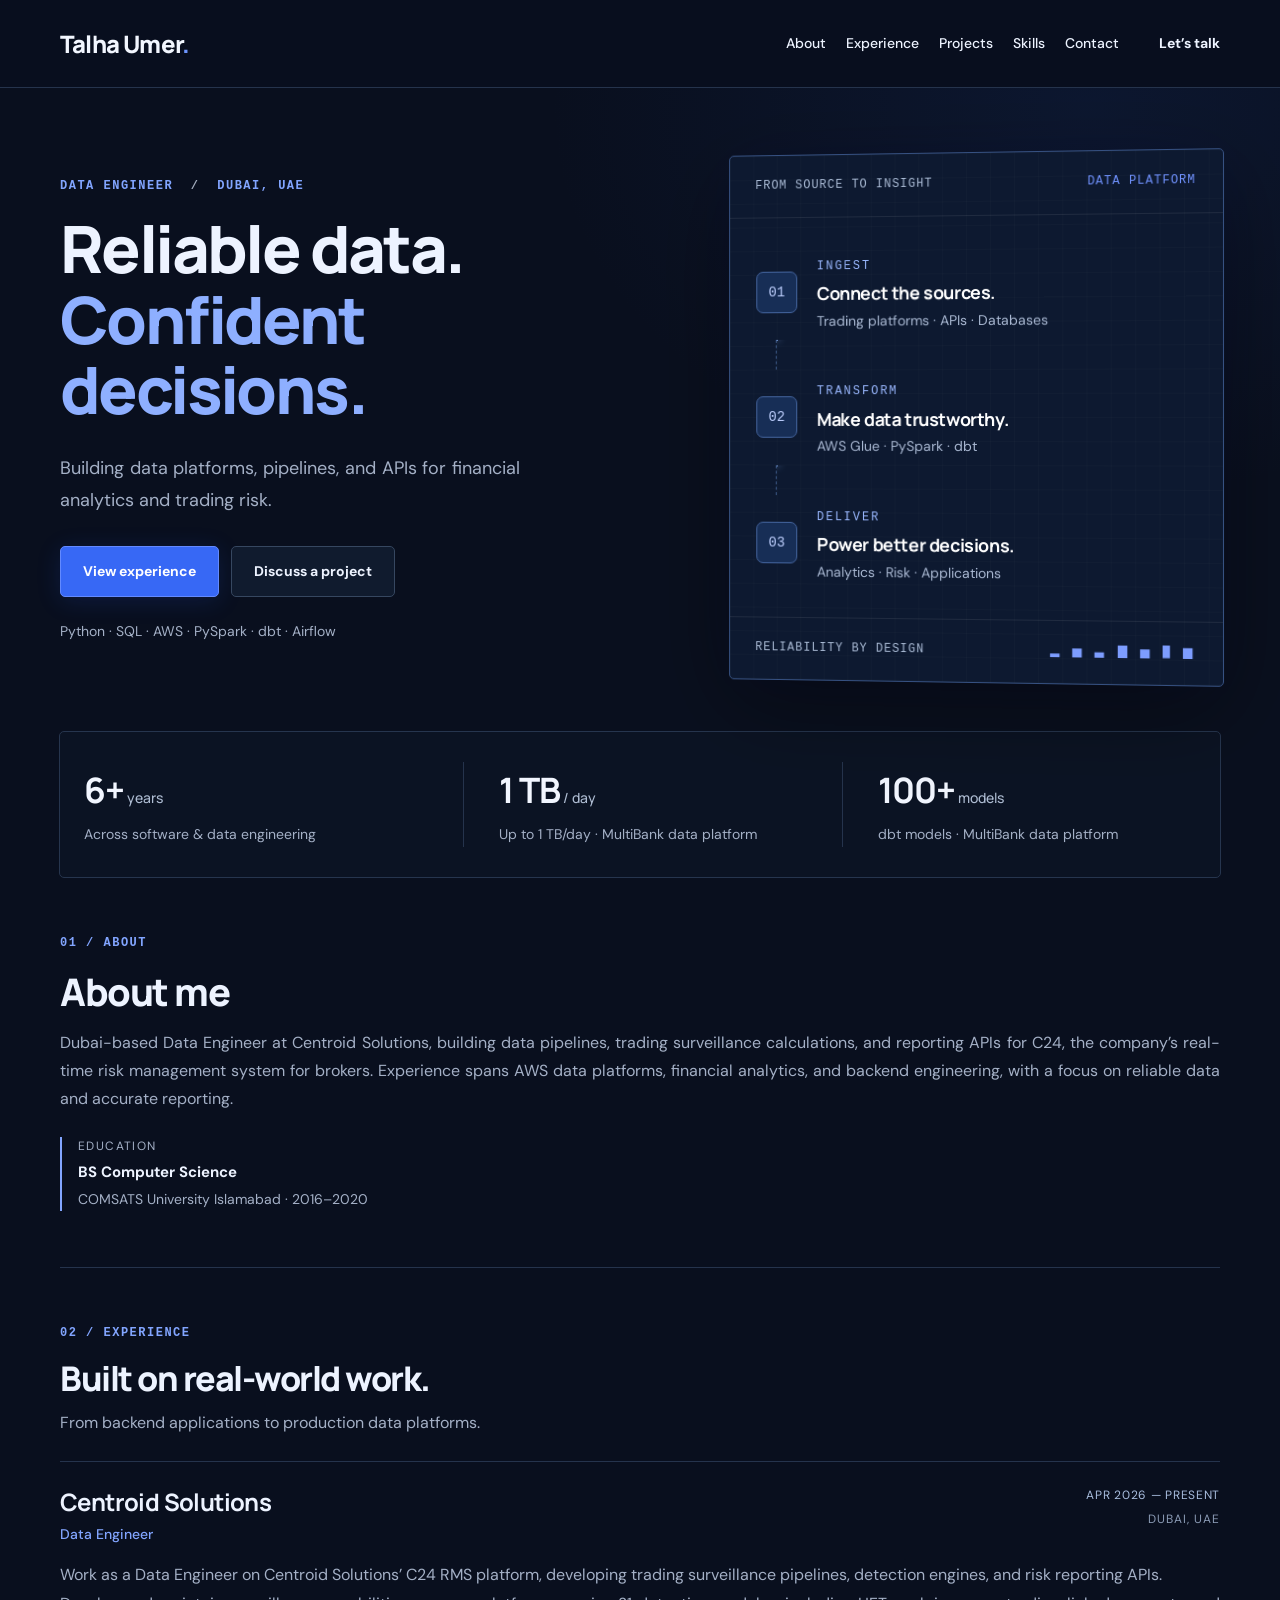
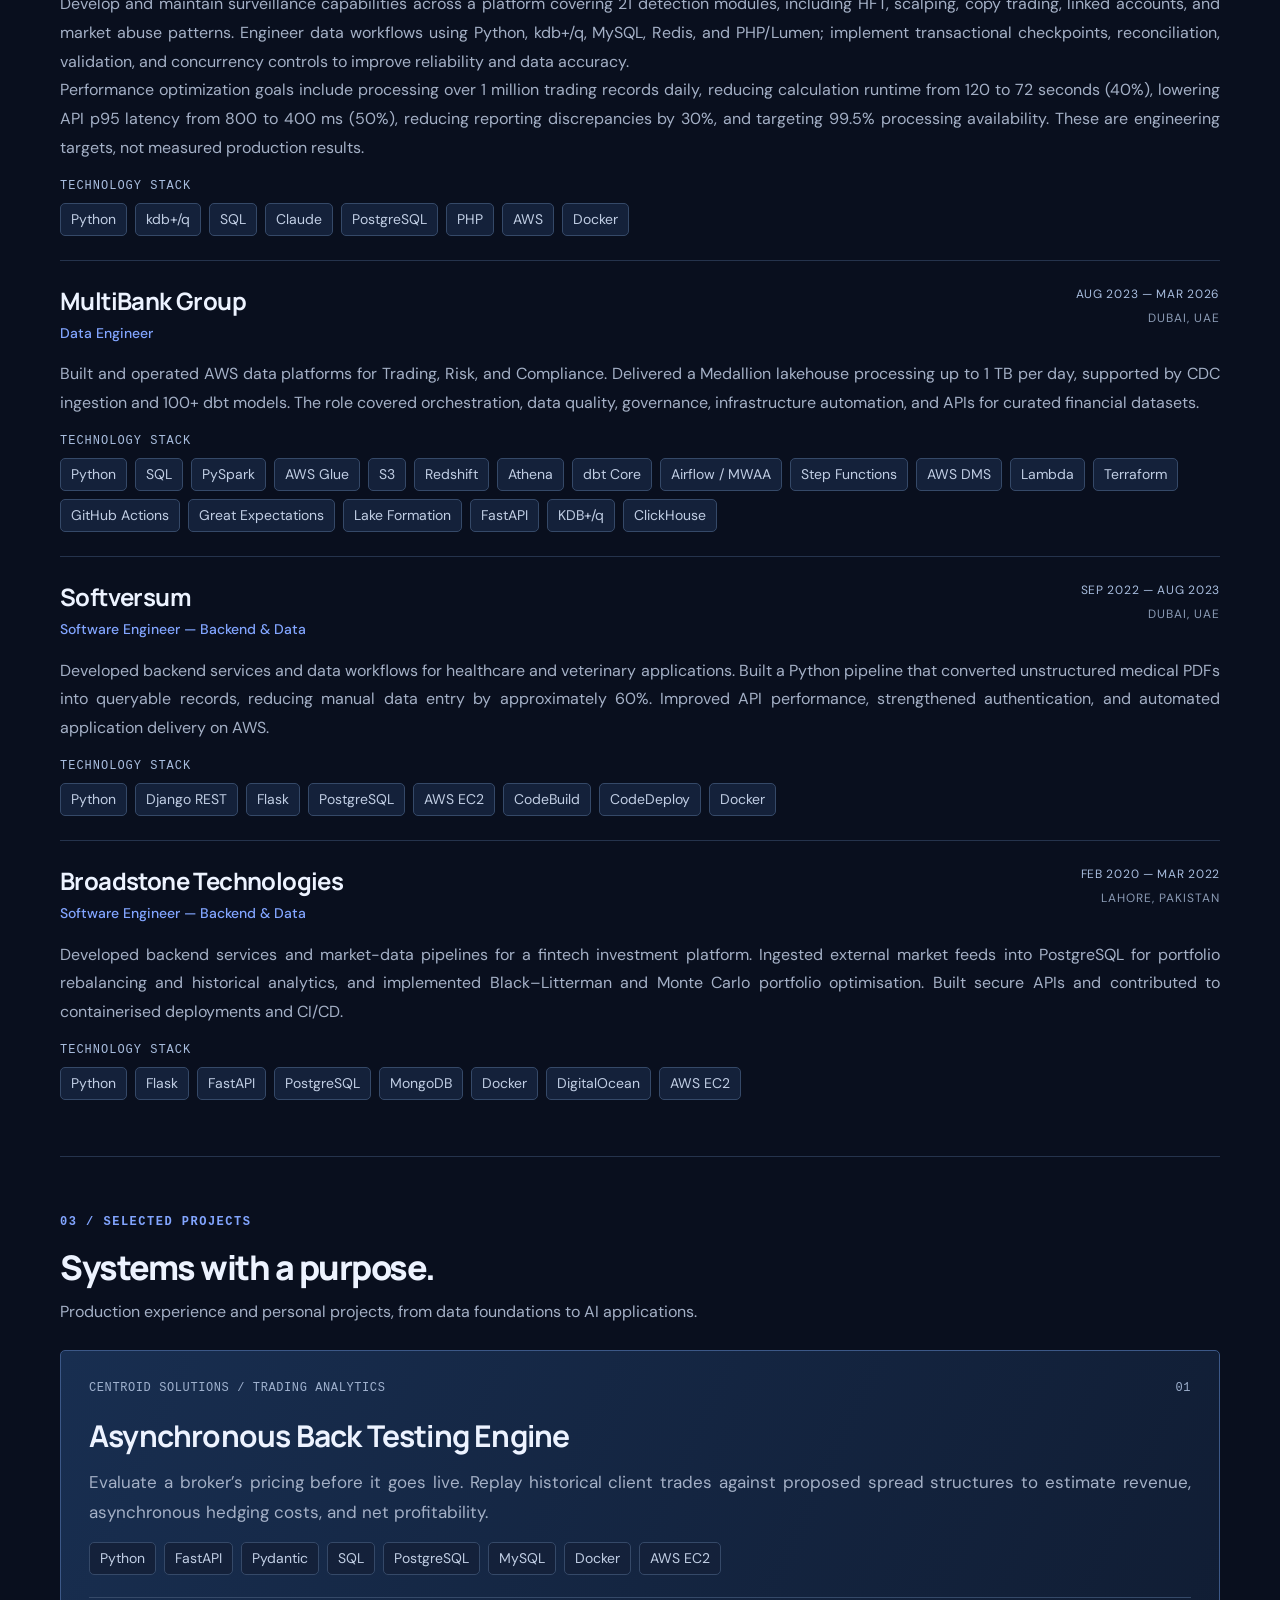
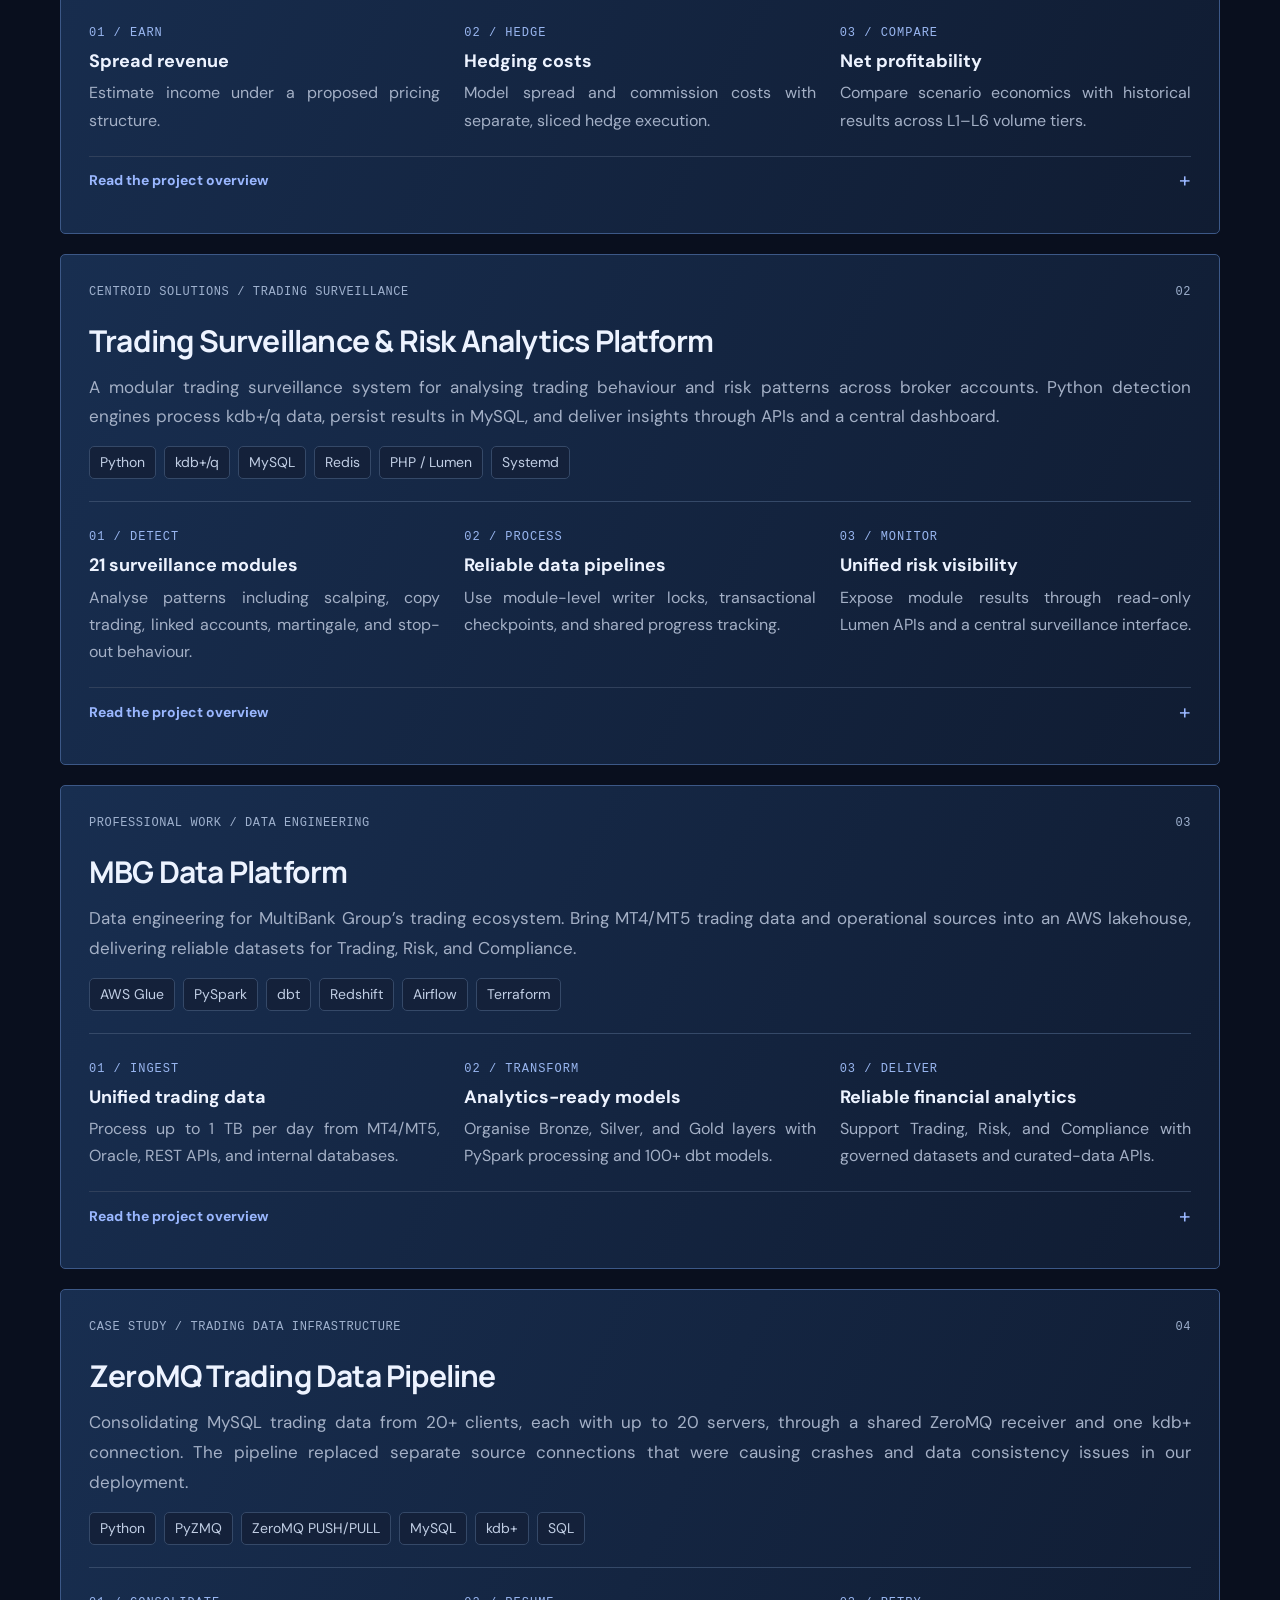
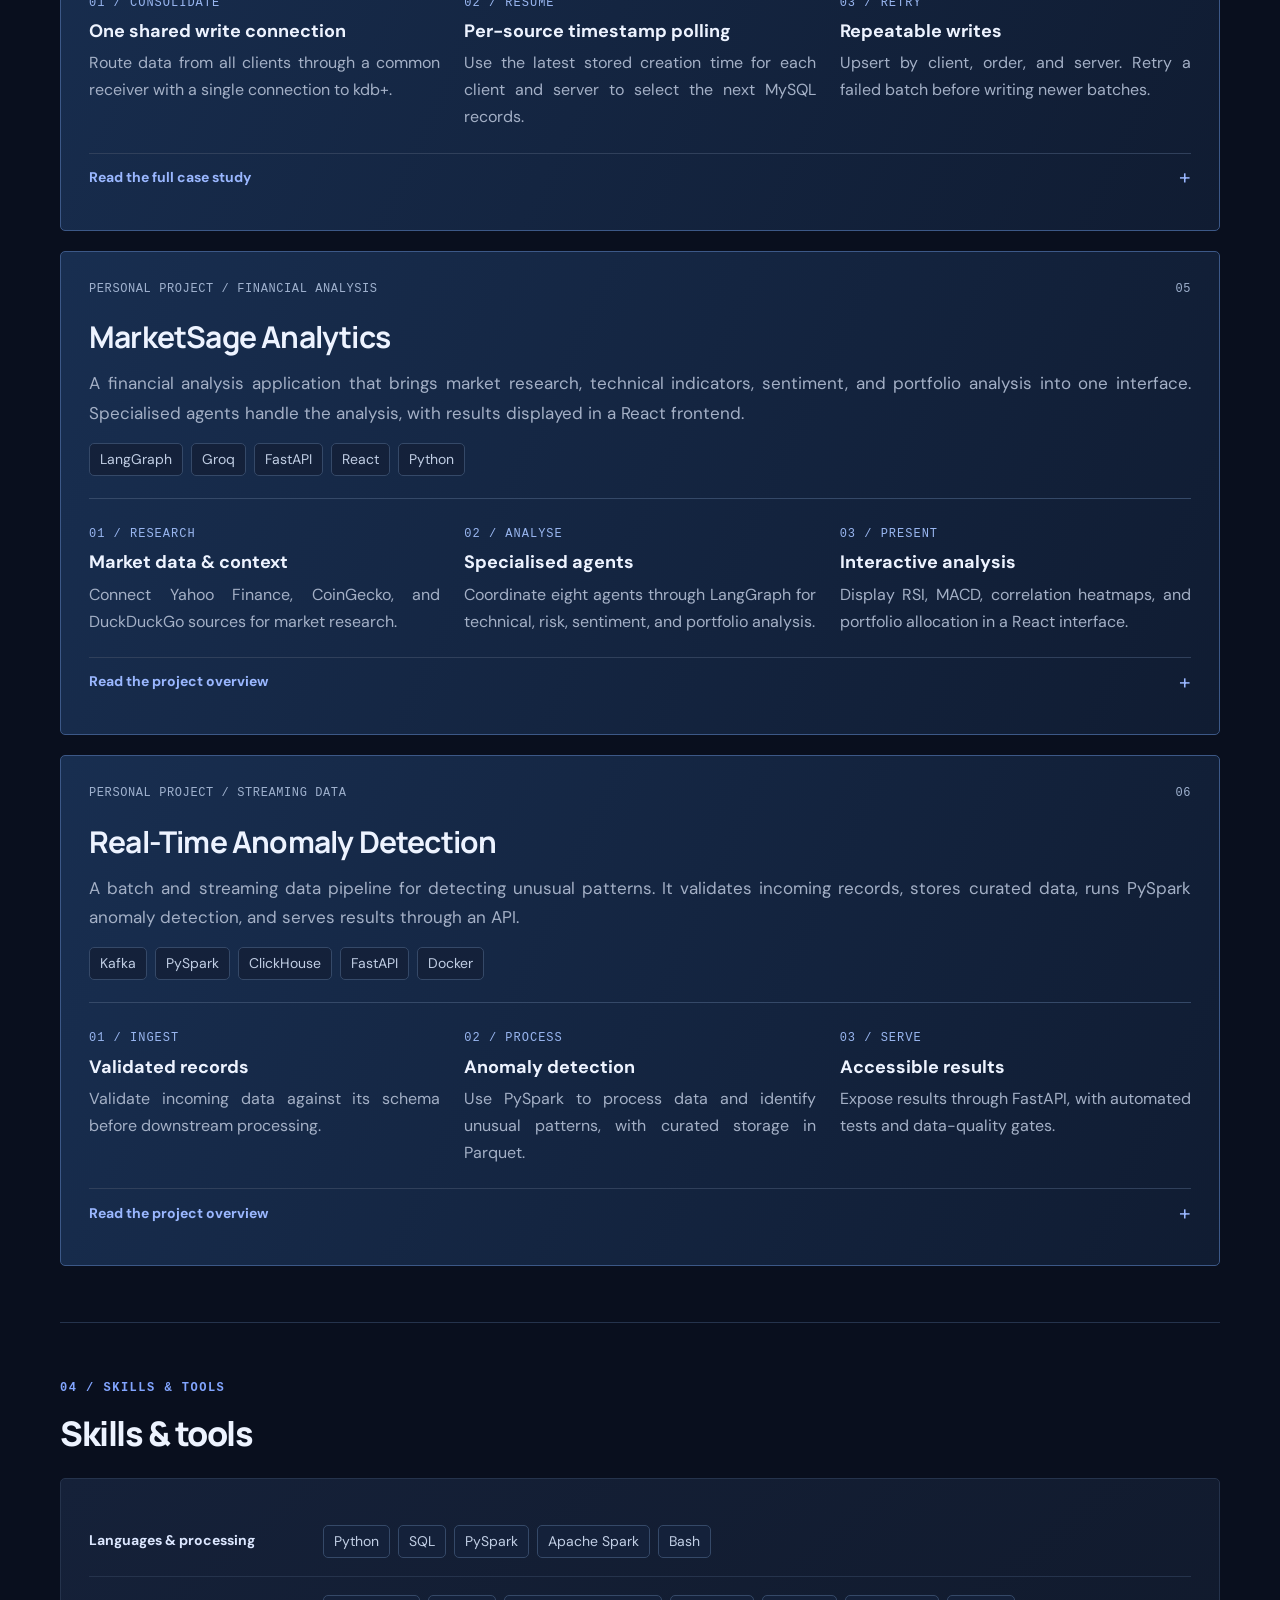
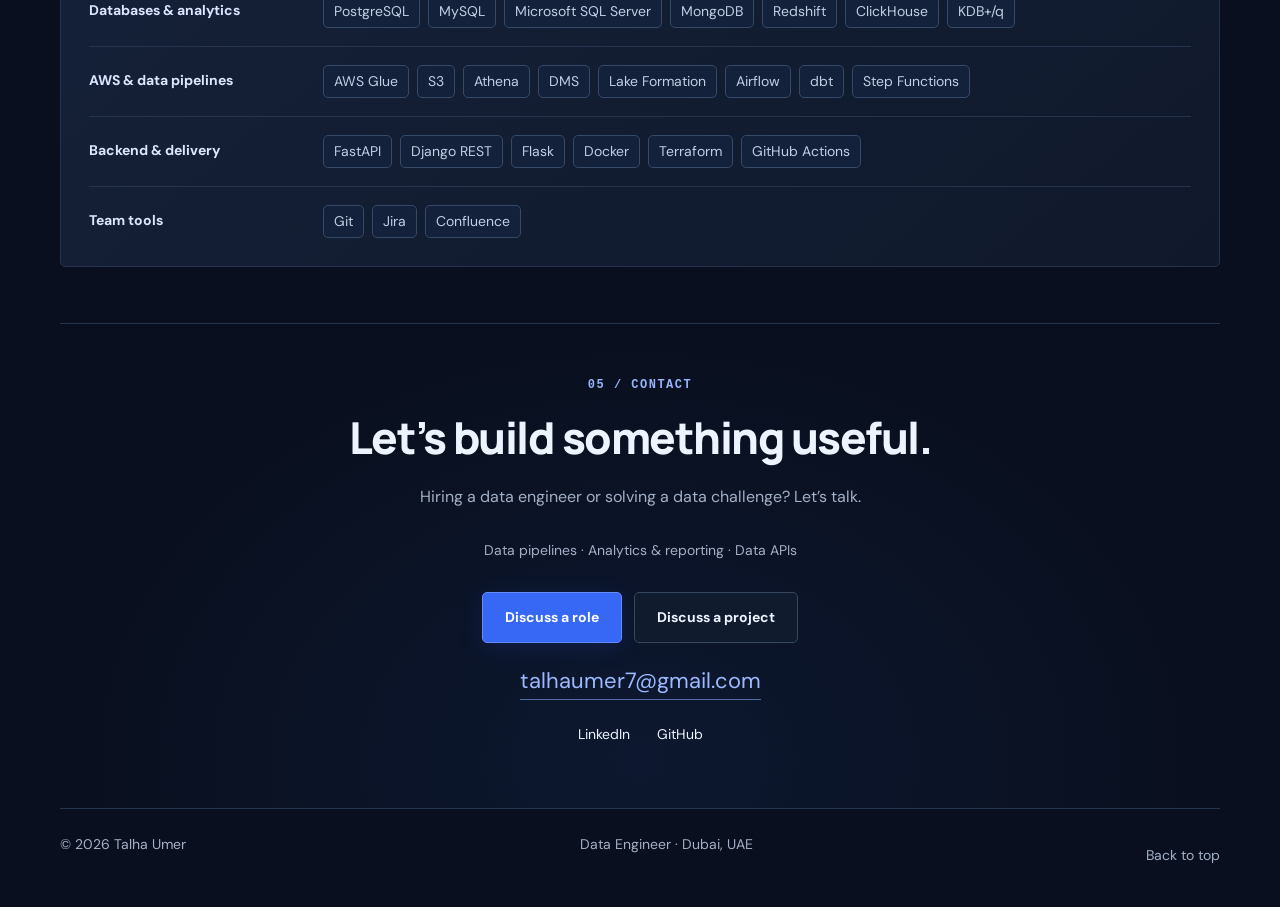
<file: index.html>
<!doctype html>
<html lang="en"><head><meta charset="utf-8"><meta name="color-scheme" content="dark"><meta name="theme-color" content="#090f1e"><meta name="viewport" content="width=device-width,initial-scale=1"><title>Talha Umer — Data Engineer</title><meta name="description" content="Talha Umer — Dubai-based Data Engineer specialising in AWS pipelines, SQL, Python, dbt, and trading data. Explore professional experience, selected projects, and freelance data engineering services."><link rel="icon" href="data:image/svg+xml,%3Csvg xmlns='http://www.w3.org/2000/svg' viewBox='0 0 40 40'%3E%3Crect width='40' height='40' rx='8' fill='%232853ed'/%3E%3Ctext x='20' y='27' text-anchor='middle' font-family='Arial' font-size='22' font-weight='bold' fill='white'%3ET%3C/text%3E%3C/svg%3E"><link rel="stylesheet" href="style.css?v=20261015-motion"></head>
<body><a class="skip" href="#main">Skip to content</a><header><a class="brand" href="#" aria-label="Talha Umer home">Talha Umer<span>.</span></a><nav aria-label="Main navigation"><a href="#about">About</a><a href="#experience">Experience</a><a href="#work">Projects</a><a href="#skills">Skills</a><a href="#contact">Contact</a></nav><a class="contact-nav" href="mailto:talhaumer7@gmail.com">Let’s talk</a></header>
<main id="main"><section class="hero"><div class="hero-copy"><p class="eyebrow">DATA ENGINEER <span>/</span> DUBAI, UAE</p><h1>Reliable data.<br><em>Confident decisions.</em></h1><p class="intro">Building data platforms, pipelines, and APIs for financial analytics and trading risk.</p><div class="actions"><a class="button primary" href="#experience">View experience</a><a class="button secondary" href="#services">Discuss a project</a></div><p class="small-note">Python · SQL · AWS · PySpark · dbt · Airflow</p></div><aside class="blueprint" aria-label="Data platform expertise"><div class="panel-top"><span>FROM SOURCE TO INSIGHT</span><span>DATA PLATFORM</span></div><div class="flow"><div class="flow-row"><span class="number">01</span><div><small>INGEST</small><h3>Connect the sources.</h3><p>Trading platforms · APIs · Databases</p></div></div><div class="connector"></div><div class="flow-row"><span class="number">02</span><div><small>TRANSFORM</small><h3>Make data trustworthy.</h3><p>AWS Glue · PySpark · dbt</p></div></div><div class="connector"></div><div class="flow-row"><span class="number">03</span><div><small>DELIVER</small><h3>Power better decisions.</h3><p>Analytics · Risk · Applications</p></div></div></div><div class="panel-bottom"><span>RELIABILITY BY DESIGN</span><span class="bars" aria-hidden="true">▂ ▅ ▃ ▇ ▅ █ ▆</span></div></aside></section>
<section class="metrics" aria-label="Career highlights"><div><strong>6+<span> years</span></strong><p>Across software & data engineering</p></div><div><strong>1 TB<span> / day</span></strong><p>Up to 1 TB/day · MultiBank data platform</p></div><div><strong>100+<span> models</span></strong><p>dbt models · MultiBank data platform</p></div></section>
<section id="about" class="section about"><div><p class="eyebrow">01 / ABOUT</p><h2>About me</h2><p>Dubai-based Data Engineer at Centroid Solutions, building data pipelines, trading surveillance calculations, and reporting APIs for C24, the company’s real-time risk management system for brokers. Experience spans AWS data platforms, financial analytics, and backend engineering, with a focus on reliable data and accurate reporting.</p><div class="education"><small>EDUCATION</small><strong>BS Computer Science</strong><span>COMSATS University Islamabad · 2016–2020</span></div></div></section>
<section id="experience" class="section experience"><div class="section-heading"><div><p class="eyebrow">02 / EXPERIENCE</p><h2>Built on real-world work.</h2></div><p>From backend applications to production data platforms.</p></div><div class="timeline"><article><div class="role-meta"><div class="role-top"><span><time datetime="2026-04-01">APR 2026</time> — PRESENT</span><span>DUBAI, UAE</span></div><h3>Centroid Solutions</h3><h4>Data Engineer</h4></div><div class="role-description"><p>Work as a Data Engineer on Centroid Solutions’ C24 RMS platform, developing trading surveillance pipelines, detection engines, and risk reporting APIs.</p><p>Develop and maintain surveillance capabilities across a platform covering 21 detection modules, including HFT, scalping, copy trading, linked accounts, and market abuse patterns. Engineer data workflows using Python, kdb+/q, MySQL, Redis, and PHP/Lumen; implement transactional checkpoints, reconciliation, validation, and concurrency controls to improve reliability and data accuracy.</p><p>Performance optimization goals include processing over 1 million trading records daily, reducing calculation runtime from 120 to 72 seconds (40%), lowering API p95 latency from 800 to 400 ms (50%), reducing reporting discrepancies by 30%, and targeting 99.5% processing availability. These are engineering targets, not measured production results.</p><div class="job-stack"><h5>TECHNOLOGY STACK</h5><div class="tags"><span>Python</span><span>kdb+/q</span><span>SQL</span><span>Claude</span><span>PostgreSQL</span><span>PHP</span><span>AWS</span><span>Docker</span></div></div></div></article><article><div class="role-meta"><div class="role-top"><span>AUG 2023 — <time datetime="2026-03-31">MAR 2026</time></span><span>DUBAI, UAE</span></div><h3>MultiBank Group</h3><h4>Data Engineer</h4></div><div class="role-description"><p>Built and operated AWS data platforms for Trading, Risk, and Compliance. Delivered a Medallion lakehouse processing up to 1 TB per day, supported by CDC ingestion and 100+ dbt models. The role covered orchestration, data quality, governance, infrastructure automation, and APIs for curated financial datasets.</p><div class="job-stack"><h5>TECHNOLOGY STACK</h5><div class="tags"><span>Python</span><span>SQL</span><span>PySpark</span><span>AWS Glue</span><span>S3</span><span>Redshift</span><span>Athena</span><span>dbt Core</span><span>Airflow / MWAA</span><span>Step Functions</span><span>AWS DMS</span><span>Lambda</span><span>Terraform</span><span>GitHub Actions</span><span>Great Expectations</span><span>Lake Formation</span><span>FastAPI</span><span>KDB+/q</span><span>ClickHouse</span></div></div></div></article><article><div class="role-meta"><div class="role-top"><span>SEP 2022 — AUG 2023</span><span>DUBAI, UAE</span></div><h3>Softversum</h3><h4>Software Engineer — Backend & Data</h4></div><div class="role-description"><p>Developed backend services and data workflows for healthcare and veterinary applications. Built a Python pipeline that converted unstructured medical PDFs into queryable records, reducing manual data entry by approximately 60%. Improved API performance, strengthened authentication, and automated application delivery on AWS.</p><div class="job-stack"><h5>TECHNOLOGY STACK</h5><div class="tags"><span>Python</span><span>Django REST</span><span>Flask</span><span>PostgreSQL</span><span>AWS EC2</span><span>CodeBuild</span><span>CodeDeploy</span><span>Docker</span></div></div></div></article><article><div class="role-meta"><div class="role-top"><span>FEB 2020 — MAR 2022</span><span>LAHORE, PAKISTAN</span></div><h3>Broadstone Technologies</h3><h4>Software Engineer — Backend & Data</h4></div><div class="role-description"><p>Developed backend services and market-data pipelines for a fintech investment platform. Ingested external market feeds into PostgreSQL for portfolio rebalancing and historical analytics, and implemented Black–Litterman and Monte Carlo portfolio optimisation. Built secure APIs and contributed to containerised deployments and CI/CD.</p><div class="job-stack"><h5>TECHNOLOGY STACK</h5><div class="tags"><span>Python</span><span>Flask</span><span>FastAPI</span><span>PostgreSQL</span><span>MongoDB</span><span>Docker</span><span>DigitalOcean</span><span>AWS EC2</span></div></div></div></article></div></section>
<section id="work" class="section"><div class="section-heading"><div><p class="eyebrow">03 / SELECTED PROJECTS</p><h2>Systems with a purpose.</h2></div><p>Production experience and personal projects, from data foundations to AI applications.</p></div><div class="projects"><article class="project backtest"><div class="project-top"><span>CENTROID SOLUTIONS / TRADING ANALYTICS</span><span>01</span></div><div class="backtest-layout"><div><h3>Asynchronous Back Testing Engine</h3><p class="backtest-intro">Evaluate a broker’s pricing before it goes live. Replay historical client trades against proposed spread structures to estimate revenue, asynchronous hedging costs, and net profitability.</p><div class="tags"><span>Python</span><span>FastAPI</span><span>Pydantic</span><span>SQL</span><span>PostgreSQL</span><span>MySQL</span><span>Docker</span><span>AWS EC2</span></div></div><div class="backtest-outcomes" aria-label="Backtest outputs"><div><span>01 / EARN</span><h4>Spread revenue</h4><p>Estimate income under a proposed pricing structure.</p></div><div><span>02 / HEDGE</span><h4>Hedging costs</h4><p>Model spread and commission costs with separate, sliced hedge execution.</p></div><div><span>03 / COMPARE</span><h4>Net profitability</h4><p>Compare scenario economics with historical results across L1–L6 volume tiers.</p></div></div></div><details><summary>Read the project overview</summary><div class="detail-copy backtest-detail"><div><h4>Engineering ownership</h4><p>Owned end-to-end engineering at Centroid Solutions, including data pipelines, datasets, calculation implementation, and backend APIs. Translated financial rules defined by risk and business specialists into the engine’s processing and calculations.</p></div><div><h4>The business problem</h4><p>Pricing that is too tight can erode hedging margins; pricing that is too wide can discourage client flow. A single spread structure can also misprice different trade sizes.</p></div><div><h4>How it works</h4><p>The engine groups historical client trades into six volume tiers, L1–L6, and evaluates proposed spread structures. Client fills and broker hedge orders run on separate timelines, with hedges sliced into smaller orders.</p></div><div><h4>Technology and deployment</h4><p>Built with Python and SQL, with FastAPI endpoints and Pydantic models, using data from MySQL and PostgreSQL. Packaged as a Docker image and deployed on AWS EC2.</p></div><div><h4>What it enables</h4><p>Teams can compare pricing scenarios, inspect revenue and estimated hedging costs by tier, and identify pricing imbalances before changing production settings. Results are scenario estimates rather than guaranteed trading outcomes.</p></div></div></details></article><article class="project backtest"><div class="project-top"><span>CENTROID SOLUTIONS / TRADING SURVEILLANCE</span><span>02</span></div><div class="backtest-layout"><div><h3>Trading Surveillance &amp; Risk Analytics Platform</h3><p class="backtest-intro">A modular trading surveillance system for analysing trading behaviour and risk patterns across broker accounts. Python detection engines process kdb+/q data, persist results in MySQL, and deliver insights through APIs and a central dashboard.</p><div class="tags"><span>Python</span><span>kdb+/q</span><span>MySQL</span><span>Redis</span><span>PHP / Lumen</span><span>Systemd</span></div></div><div class="backtest-outcomes" aria-label="Surveillance platform capabilities"><div><span>01 / DETECT</span><h4>21 surveillance modules</h4><p>Analyse patterns including scalping, copy trading, linked accounts, martingale, and stop-out behaviour.</p></div><div><span>02 / PROCESS</span><h4>Reliable data pipelines</h4><p>Use module-level writer locks, transactional checkpoints, and shared progress tracking.</p></div><div><span>03 / MONITOR</span><h4>Unified risk visibility</h4><p>Expose module results through read-only Lumen APIs and a central surveillance interface.</p></div></div></div><details><summary>Read the project overview</summary><div class="detail-copy backtest-detail"><div><h4>The business problem</h4><p>Trading surveillance involves multiple detection rules, data sources, and operational workflows. A consistent processing and reporting layer makes the results easier to validate, monitor, and investigate.</p></div><div><h4>Architecture and data flow</h4><p>kdb+/q trading datasets feed rule-specific Python engines. Engines store surveillance results and progress in MySQL transactions; most modules use Redis for cache versioning. Read-only Lumen APIs serve a standalone surveillance UI with an overview and module pages. Some modules have different storage or data-access paths.</p></div><div><h4>Detection coverage</h4><p>The platform contains 21 modules covering high-frequency trading, multiple trades, trade balance, copy trading, scalping, linked accounts, off-market activity, stop-out, swap rollover, martingale/grid, concentration, coordinated bursts, real edge, risk scoring, negative-balance protection, behaviour changes, session gaps, dividend rollover, insider positioning, introducing-broker churn, and drawdown.</p></div><div><h4>Reliability and operations</h4><p>Shared utilities manage database access, settings, logging, and q integration. Module-level MySQL writer locks prevent concurrent writers, while transactionally recorded checkpoints support monitoring and recovery. Engines can be supervised through GNU Screen or plugin-managed Systemd services, with health checks and offline tests.</p></div><div><h4>Engineering contribution</h4><p>Contributed to trading surveillance modules, calculation logic, reporting APIs, reconciliation, validation, and maintenance within Centroid Solutions’ C24 RMS platform. The case study describes platform capabilities, not exclusive authorship of every module.</p></div></div></details></article><article class="project backtest"><div class="project-top"><span>PROFESSIONAL WORK / DATA ENGINEERING</span><span>03</span></div><div class="backtest-layout"><div><h3>MBG Data Platform</h3><p class="backtest-intro">Data engineering for MultiBank Group’s trading ecosystem. Bring MT4/MT5 trading data and operational sources into an AWS lakehouse, delivering reliable datasets for Trading, Risk, and Compliance.</p><div class="tags"><span>AWS Glue</span><span>PySpark</span><span>dbt</span><span>Redshift</span><span>Airflow</span><span>Terraform</span></div></div><div class="backtest-outcomes" aria-label="Data platform capabilities"><div><span>01 / INGEST</span><h4>Unified trading data</h4><p>Process up to 1 TB per day from MT4/MT5, Oracle, REST APIs, and internal databases.</p></div><div><span>02 / TRANSFORM</span><h4>Analytics-ready models</h4><p>Organise Bronze, Silver, and Gold layers with PySpark processing and 100+ dbt models.</p></div><div><span>03 / DELIVER</span><h4>Reliable financial analytics</h4><p>Support Trading, Risk, and Compliance with governed datasets and curated-data APIs.</p></div></div></div><details><summary>Read the project overview</summary><div class="detail-copy backtest-detail"><div><h4>The business problem</h4><p>Trading and operational data arrives from multiple platforms and systems. Trading, Risk, and Compliance teams need consistent, reliable datasets for analysis and reporting.</p></div><div><h4>How it works</h4><p>AWS ingestion and CDC pipelines feed a Medallion lakehouse. PySpark handles transformation and deduplication, while dbt models implement incremental processing, star schemas, and SCD Type 2. Airflow and Step Functions coordinate delivery.</p></div><div><h4>What it enables</h4><p>Analytics-ready data is supported by automated quality checks, Lake Formation governance, IAM access controls, and lineage. Terraform and GitHub Actions provide reproducible infrastructure and deployments, with FastAPI serving curated datasets.</p></div></div></details></article><article class="project backtest" id="zeromq-case-study">
<div class="project-top"><span>CASE STUDY / TRADING DATA INFRASTRUCTURE</span><span>04</span></div>
<div class="backtest-layout"><div><h3>ZeroMQ Trading Data Pipeline</h3>
<p class="backtest-intro">Consolidating MySQL trading data from 20+ clients, each with up to 20 servers, through a shared ZeroMQ receiver and one kdb+ connection. The pipeline replaced separate source connections that were causing crashes and data consistency issues in our deployment.</p>
<div class="tags"><span>Python</span><span>PyZMQ</span><span>ZeroMQ PUSH/PULL</span><span>MySQL</span><span>kdb+</span><span>SQL</span></div></div>
<div class="backtest-outcomes" aria-label="Pipeline capabilities"><div><span>01 / CONSOLIDATE</span><h4>One shared write connection</h4><p>Route data from all clients through a common receiver with a single connection to kdb+.</p></div><div><span>02 / RESUME</span><h4>Per-source timestamp polling</h4><p>Use the latest stored creation time for each client and server to select the next MySQL records.</p></div><div><span>03 / RETRY</span><h4>Repeatable writes</h4><p>Upsert by client, order, and server. Retry a failed batch before writing newer batches.</p></div></div></div>
<details><summary>Read the full case study</summary><div class="detail-copy case-study-copy">
<section><h4>The problem</h4><p>Trading data was spread across MySQL databases for more than 20 clients, with each client operating up to 20 trading servers. Separate connections sent this data directly to kdb+. In our environment, this connection pattern was associated with crashes and inconsistent data, making ingestion harder to operate reliably.</p></section>
<section><h4>The architecture</h4><p>We introduced a Python pipeline using PyZMQ and ZeroMQ’s PUSH/PULL pattern. Source processes send records into one shared receiving service for all clients. That service writes to kdb+ through one connection, centralising write handling instead of maintaining a direct connection from every source.</p><div class="architecture" aria-label="Pipeline architecture"><div><strong>MySQL trading servers</strong><span>20+ clients · up to 20 servers each</span></div><div><strong>Python + ZeroMQ</strong><span>Source PUSH processes · shared PULL receiver</span></div><div><strong>kdb+</strong><span>One shared connection · keyed upserts</span></div></div></section>
<section><h4>How incremental ingestion works</h4><ol><li>A continuous Python polling loop reads the maximum stored creation timestamp from kdb+ for the relevant client and server.</li><li>The source query selects MySQL records where <code>creation_time &gt;= max_time</code>. Including the boundary allows records with the same timestamp to be read again.</li><li>Records pass through ZeroMQ to the shared receiver.</li><li>The receiver upserts records using the combined key of <strong>client ID, order ID, and server ID</strong>, so repeated records update the same stored row.</li><li>If a kdb+ write fails, the receiver retries that batch successfully before proceeding with newer batches.</li></ol></section>
<section><h4>Why these choices mattered</h4><p>A timestamp per client and server keeps one source’s progress separate from another’s. Inclusive polling and keyed upserts work together: the pipeline can reread the timestamp boundary without creating duplicate stored rows. Blocking retries keep newer writes from overtaking a failed batch during normal operation.</p></section>
<section><h4>The result</h4><p>The shared service and single kdb+ connection worked reliably in our deployment and addressed the instability we had seen with separate source connections. The improvement is based on operational experience; throughput, latency, and incident-reduction measurements are not included in this case study.</p></section>
<section><h4>Recovery boundaries and trade-offs</h4><p>ZeroMQ accepting a message does not by itself confirm that kdb+ has stored it. Restart recovery also depends on how pending batches are retained or recovered from MySQL. A maximum creation timestamp can miss older rows that become visible after the timestamp advances, and creation-time polling alone does not capture later updates or deletions.</p><p>The shared writer simplifies connections but is also a common failure point. A blocked batch can delay other clients. These boundaries matter when evaluating durability, monitoring, and future recovery improvements; this design is not presented as an exactly-once or zero-data-loss guarantee.</p></section>
<section class="case-references"><h4>Technical references</h4><p>Implementation details above describe our deployment. Messaging and acknowledgement boundaries are documented in the <a href="https://libzmq.readthedocs.io/en/latest/zmq_socket.html" target="_blank" rel="noopener noreferrer">ZeroMQ socket reference</a>, <a href="https://libzmq.readthedocs.io/en/latest/zmq_send.html" target="_blank" rel="noopener noreferrer">ZeroMQ send reference</a>, and <a href="https://code.kx.com/q/basics/ipc/" target="_blank" rel="noopener noreferrer">KX IPC documentation</a>.</p></section>
</div></details></article><article class="project backtest"><div class="project-top"><span>PERSONAL PROJECT / FINANCIAL ANALYSIS</span><span>05</span></div><div class="backtest-layout"><div><h3>MarketSage Analytics</h3><p class="backtest-intro">A financial analysis application that brings market research, technical indicators, sentiment, and portfolio analysis into one interface. Specialised agents handle the analysis, with results displayed in a React frontend.</p><div class="tags"><span>LangGraph</span><span>Groq</span><span>FastAPI</span><span>React</span><span>Python</span></div></div><div class="backtest-outcomes" aria-label="Project capabilities"><div><span>01 / RESEARCH</span><h4>Market data &amp; context</h4><p>Connect Yahoo Finance, CoinGecko, and DuckDuckGo sources for market research.</p></div><div><span>02 / ANALYSE</span><h4>Specialised agents</h4><p>Coordinate eight agents through LangGraph for technical, risk, sentiment, and portfolio analysis.</p></div><div><span>03 / PRESENT</span><h4>Interactive analysis</h4><p>Display RSI, MACD, correlation heatmaps, and portfolio allocation in a React interface.</p></div></div></div><details><summary>Read the project overview</summary><div class="detail-copy backtest-detail"><div><h4>The business problem</h4><p>Financial analysis draws on different data sources and methods. This project brings those inputs together so research, indicators, and portfolio views can be reviewed in one place.</p></div><div><h4>How it works</h4><p>LangGraph coordinates the agents using Groq’s Llama model. FastAPI exposes their analysis to the React frontend. A mock-LLM fallback supports offline development.</p></div><div><h4>What it enables</h4><p>Users can explore market research and financial indicators through a single application. The project is containerised with Docker and designed for deployment to Hugging Face Spaces.</p></div></div></details></article><article class="project backtest"><div class="project-top"><span>PERSONAL PROJECT / STREAMING DATA</span><span>06</span></div><div class="backtest-layout"><div><h3>Real-Time Anomaly Detection</h3><p class="backtest-intro">A batch and streaming data pipeline for detecting unusual patterns. It validates incoming records, stores curated data, runs PySpark anomaly detection, and serves results through an API.</p><div class="tags"><span>Kafka</span><span>PySpark</span><span>ClickHouse</span><span>FastAPI</span><span>Docker</span></div></div><div class="backtest-outcomes" aria-label="Project capabilities"><div><span>01 / INGEST</span><h4>Validated records</h4><p>Validate incoming data against its schema before downstream processing.</p></div><div><span>02 / PROCESS</span><h4>Anomaly detection</h4><p>Use PySpark to process data and identify unusual patterns, with curated storage in Parquet.</p></div><div><span>03 / SERVE</span><h4>Accessible results</h4><p>Expose results through FastAPI, with automated tests and data-quality gates.</p></div></div></div><details><summary>Read the project overview</summary><div class="detail-copy backtest-detail"><div><h4>The business problem</h4><p>Streaming analysis needs consistent input data and a reliable path from ingestion to results. This project combines those stages in an end-to-end pipeline.</p></div><div><h4>How it works</h4><p>The pipeline uses Kafka, PySpark, and ClickHouse alongside Parquet storage. It supports batch and streaming processing, with FastAPI providing the serving layer.</p></div><div><h4>What it enables</h4><p>The project provides a containerised workflow for ingesting records, detecting anomalies, and exposing results. Automated tests and data-quality gates check the pipeline along the way.</p></div></div></details></article></div></section>
<section id="skills" class="section skills"><div class="section-heading"><div><p class="eyebrow">04 / SKILLS &amp; TOOLS</p><h2>Skills &amp; tools</h2></div></div><div class="toolkit"><div><h4>Languages & processing</h4><div class="tags"><span>Python</span><span>SQL</span><span>PySpark</span><span>Apache Spark</span><span>Bash</span></div></div><div><h4>Databases & analytics</h4><div class="tags"><span>PostgreSQL</span><span>MySQL</span><span>Microsoft SQL Server</span><span>MongoDB</span><span>Redshift</span><span>ClickHouse</span><span>KDB+/q</span></div></div><div><h4>AWS & data pipelines</h4><div class="tags"><span>AWS Glue</span><span>S3</span><span>Athena</span><span>DMS</span><span>Lake Formation</span><span>Airflow</span><span>dbt</span><span>Step Functions</span></div></div><div><h4>Backend & delivery</h4><div class="tags"><span>FastAPI</span><span>Django REST</span><span>Flask</span><span>Docker</span><span>Terraform</span><span>GitHub Actions</span></div></div><div><h4>Team tools</h4><div class="tags"><span>Git</span><span>Jira</span><span>Confluence</span></div></div></div></section>
<section class="contact" id="contact"><p class="eyebrow">05 / CONTACT</p><h2>Let’s build something useful.</h2><p class="contact-intro">Hiring a data engineer or solving a data challenge? Let’s talk.</p><p class="small-note" id="services">Data pipelines · Analytics &amp; reporting · Data APIs</p><div class="actions" style="justify-content:center;flex-wrap:wrap"><a class="button primary" href="mailto:talhaumer7@gmail.com?subject=Data%20engineering%20role%20enquiry">Discuss a role</a><a class="button secondary" href="mailto:talhaumer7@gmail.com?subject=Data%20engineering%20project%20enquiry">Discuss a project</a></div><a class="email" href="mailto:talhaumer7@gmail.com">talhaumer7@gmail.com</a><div class="socials"><a href="https://www.linkedin.com/in/talha-umer" target="_blank" rel="noopener noreferrer">LinkedIn</a><a href="https://github.com/talhaumer" target="_blank" rel="noopener noreferrer">GitHub</a></div></section></main><footer><span>© 2026 Talha Umer</span><span>Data Engineer · Dubai, UAE</span><a href="#">Back to top</a></footer><script src="animations.js" defer></script></body></html>
</file>
<file: style.css>
@import url('https://fonts.googleapis.com/css2?family=DM+Sans:wght@400;500;600;700&family=Manrope:wght@400;500;600;700;800&display=swap');
:root{--ink:#edf3ff;--muted:#a4b0c6;--blue:#82a5ff;--line:#25334c;--paper:#090f1e}*{box-sizing:border-box}html{scroll-behavior:smooth;scroll-padding-top:95px}body{margin:0;color:var(--ink);background:var(--paper);font-family:'DM Sans',Arial,sans-serif;font-size:16px;line-height:1.65}a{color:inherit;text-decoration:none}button,a,summary{-webkit-tap-highlight-color:transparent}a:focus-visible,summary:focus-visible{outline:3px solid var(--blue);outline-offset:6px}.skip{position:absolute;top:-90px;left:20px;background:#101b2e;padding:12px;z-index:10}.skip:focus{top:12px}header{max-width:1240px;margin:auto;height:100px;display:flex;align-items:center;justify-content:space-between;padding:0 40px;border-bottom:1px solid var(--line)}.brand{font-family:Manrope,sans-serif;font-size:30px;font-weight:800;letter-spacing:-1.5px}.brand span{color:var(--blue)}nav{display:flex;gap:36px;font-size:14px;font-weight:500}nav a:hover,.socials a:hover{color:var(--blue)}.contact-nav{font-size:14px;font-weight:700}.contact-nav span{margin-left:14px;color:var(--blue)}main{max-width:1240px;margin:auto;padding:0 40px}.hero{padding:88px 0 70px;display:grid;grid-template-columns:1.22fr 1fr;align-items:center;gap:70px}.eyebrow{font-size:12px;font-weight:700;letter-spacing:1.8px;color:var(--blue);margin:0 0 23px}.eyebrow span{padding:0 9px;color:#a3adbe}h1,h2,h3{font-family:Manrope,Arial,sans-serif;line-height:1.16;letter-spacing:-1.5px;margin:0}h1{font-size:clamp(42px,4.7vw,65px);font-weight:800;line-height:1.12}h1 em{font-style:normal;color:var(--blue)}.intro{font-size:18px;max-width:460px;color:var(--muted);margin:27px 0}.actions{display:flex;gap:12px;margin-top:30px}.button{font-size:14px;font-weight:700;padding:13px 22px;border-radius:5px;display:inline-flex;align-items:center}.primary{background:var(--blue);color:white;box-shadow:0 5px 15px #2853ed20}.primary:hover{background:#1c3dc0}.secondary{border:1px solid #364760;background:#101b2e}.small-note{font-size:13px;color:var(--muted);margin-top:23px}.blueprint{background:#111d36;color:white;border-radius:12px;box-shadow:0 24px 45px #0c234219;overflow:hidden;position:relative;background-image:linear-gradient(#ffffff04 1px,transparent 1px),linear-gradient(90deg,#ffffff04 1px,transparent 1px);background-size:24px 24px}.panel-top,.panel-bottom{display:flex;justify-content:space-between;padding:21px 26px;border-bottom:1px solid #ffffff14;font-family:monospace;font-size:12px;letter-spacing:1px;color:#aab9d3}.panel-top span:last-child{color:#7193ff}.flow{padding:31px 27px}.flow-row{display:flex;align-items:center;gap:20px}.number{border:1px solid #526683;border-radius:7px;display:grid;place-items:center;flex-shrink:0;width:42px;height:42px;color:#9db5ff;font:14px monospace;background:#1b2b49}.flow small{font:12px monospace;letter-spacing:2px;color:#8faaff}.flow h3{font-size:17px;letter-spacing:-.4px;margin:6px 0}.flow p{font-size:12px;color:#aab9d3;margin:6px 0 0}.connector{height:30px;margin:7px 0 7px 20px;border-left:1px dashed #5c7092}.panel-bottom{border-top:1px solid #ffffff14;border-bottom:0;align-items:center}.bars{color:#7d9dff;letter-spacing:3px}.metrics{display:grid;grid-template-columns:repeat(3,1fr);border-top:1px solid var(--line);border-bottom:1px solid var(--line);padding:28px 0;gap:25px}.metrics>div+div{padding-left:35px;border-left:1px solid var(--line)}.metrics strong{font-family:Manrope,sans-serif;font-size:33px;letter-spacing:-1px}.metrics strong span{font-size:16px;font-weight:500;color:var(--muted);letter-spacing:0}.metrics p{font-size:13px;color:var(--muted);margin:4px 0 0}.section{padding:90px 0;border-bottom:1px solid var(--line)}.section-heading{display:flex;justify-content:space-between;align-items:end;gap:30px;margin-bottom:35px}h2{font-size:38px;font-weight:800;letter-spacing:-1.5px}.section-heading .eyebrow{margin-bottom:15px}.section-heading>p{font-size:14px;color:var(--muted);margin:0}.projects{display:grid;grid-template-columns:1.15fr 1fr 1fr;gap:18px}.project{background:#101b2e;border:1px solid var(--line);border-radius:8px;padding:27px;display:flex;flex-direction:column;align-items:start}.project.featured{background:#122241;border-color:#304b79}.project-top{display:flex;justify-content:space-between;width:100%;font-size:12px;letter-spacing:1.3px;color:var(--muted);margin-bottom:25px}.project h3{font-size:25px;letter-spacing:-.8px}.project>p{font-size:14px;color:var(--muted);line-height:1.8}.project-symbol{height:87px;font-family:Manrope,sans-serif;font-weight:800;font-size:40px;letter-spacing:-3px;color:#90acff}.project-symbol span{color:#93a7df;padding:0 5px}.wave{font-size:65px;line-height:1;letter-spacing:-12px;color:#82a5ff}.layer-stack{display:flex;flex-direction:column;gap:6px;margin:8px 0 23px;width:100%}.layer-stack>span{padding:9px 11px;border:1px solid #33496b;background:#142743;border-radius:4px;font-size:12px;letter-spacing:1px;color:#b4caff;display:flex;justify-content:space-between;align-items:center}.layer-stack small{font-size:12px;letter-spacing:0;color:#a9bad4}.tags{display:flex;flex-wrap:wrap;gap:6px;margin-top:auto;padding-top:15px}.tags span{border:1px solid #314261;color:#a9bad4;border-radius:4px;padding:3px 7px;font-size:12px;background:#14213a}details{width:100%;border-top:1px solid #30405b;margin-top:24px;padding-top:17px;font-size:14px}summary{cursor:pointer;font-weight:700;list-style:none;color:#9ab7ff;display:flex;justify-content:space-between;align-items:center;gap:12px}summary::-webkit-details-marker{display:none}summary:after{content:'+';font-size:21px;font-weight:400}details[open] summary:after{content:'−'}.detail-copy{margin-top:16px;color:var(--muted);font-size:14px}.experience{display:grid;grid-template-columns:.8fr 1.3fr;gap:80px}.section-intro{font-size:16px;color:var(--muted);max-width:270px}.timeline article{padding:0 0 30px 30px;border-left:1px solid #30405b;position:relative}.timeline article:before{content:'';width:9px;height:9px;border-radius:50%;position:absolute;left:-5px;top:6px;background:var(--blue);border:2px solid var(--paper)}.timeline article+article{padding-top:27px;border-top:1px solid var(--line)}.timeline article+article:before{top:33px}.timeline article:last-child{padding-bottom:0}.role-top{display:flex;justify-content:space-between;gap:15px;font-size:12px;color:var(--muted);letter-spacing:1px;margin-bottom:14px}.timeline h3{font-size:24px;letter-spacing:-.6px}.timeline h4{font-size:14px;font-weight:500;color:var(--blue);margin:8px 0 13px}.timeline p{font-size:14px;color:var(--muted);margin:0}.timeline .tags{padding-top:16px}.about{display:grid;grid-template-columns:1.2fr 1fr;gap:100px}.about>div>p:not(.eyebrow){color:var(--muted);font-size:16px;margin-top:25px}.education{border-left:2px solid var(--blue);padding-left:18px;margin-top:29px;display:flex;flex-direction:column;gap:3px}.education small{color:var(--muted);font-size:12px;letter-spacing:1.4px}.education strong{font-size:15px}.education span{font-size:13px;color:var(--muted)}.toolkit{background:#101b2e;border:1px solid var(--line);padding:30px;border-radius:8px}.toolkit h3{font-size:23px;letter-spacing:-.5px;margin-bottom:22px}.toolkit>div+div{border-top:1px solid var(--line);padding-top:15px}.toolkit h4{font-size:14px;margin:0 0 7px}.toolkit p{font-size:14px;color:var(--muted);margin:0 0 19px}.toolkit>div:last-child p{margin-bottom:0}.contact{text-align:center;padding:84px 20px 75px}.contact h2{font-size:44px}.email{display:inline-block;font-size:22px;color:var(--blue);margin:25px 0 20px;border-bottom:1px solid #526da5;overflow-wrap:anywhere}.socials{display:flex;justify-content:center;gap:27px;font-size:14px}footer{max-width:1160px;margin:auto;border-top:1px solid var(--line);display:flex;justify-content:space-between;padding:24px 0 30px;color:var(--muted);font-size:12px}@media(min-width:1600px){.hero{padding-top:110px;padding-bottom:90px}}@media(max-width:1000px){.hero{gap:35px}h1{font-size:48px}.projects{gap:12px}.project{padding:20px}.about{gap:45px}.experience{gap:40px}footer{margin:0 40px}}@media(max-width:760px){header{height:80px;padding:0 24px}nav{gap:18px}nav a{font-size:13px}.contact-nav{display:none}main{padding:0 24px}.hero{grid-template-columns:1fr;padding:50px 0 40px;gap:30px}h1{font-size:48px;max-width:550px}.intro{font-size:17px}.blueprint{max-width:550px;width:100%}.metrics{gap:15px}.metrics>div+div{padding-left:15px}.metrics strong{font-size:25px}.metrics strong span{font-size:12px;display:block}.metrics p{font-size:12px}.section{padding:58px 0}.section-heading{display:block}.section-heading>p{margin-top:20px}.projects{grid-template-columns:1fr;gap:18px}.project{padding:27px}.project h3 br{display:none}.project-symbol{height:65px;font-size:32px}.project-symbol.wave{font-size:55px}.layer-stack{margin:10px 0;max-width:400px}.project>p{font-size:16px}.project-top{font-size:12px}.tags span{font-size:12px}.experience,.about{grid-template-columns:1fr;gap:35px}h2{font-size:33px}.experience h2 br{display:none}.section-intro{max-width:none}.timeline{padding-left:5px}.role-top{font-size:12px;flex-wrap:wrap}.timeline p{font-size:16px}.contact{padding:60px 0}.contact h2{font-size:35px}.email{font-size:20px}footer{margin:0 24px;gap:15px;flex-wrap:wrap}footer span:nth-child(2){display:none}}@media(prefers-reduced-motion:reduce){html{scroll-behavior:auto}}

/* Modern technical direction */
body{background-image:radial-gradient(ellipse at 85% 12%,#18357533,transparent 35%);background-attachment:fixed}
header{height:92px}.brand{color:#f2f6ff}.brand span{color:#6d95ff}
.hero{gap:60px;padding:94px 0 78px;position:relative}.hero-copy{position:relative;z-index:1}
h1{font-size:clamp(44px,5.1vw,70px);letter-spacing:-2.6px;line-height:1.08;font-weight:800}
h1 em{color:#8eafff}.intro{line-height:1.8}.eyebrow{font-family:monospace;letter-spacing:1.5px}
.primary{background:#3768f5;color:#fff;border:1px solid #638aff;box-shadow:0 4px 24px #2457ed29}.primary:hover{background:#4877ff}
.secondary:hover{background:#192b47;border-color:#668bd1}.button{transition:background .2s,border-color .2s,transform .2s}.button:hover{transform:translateY(-2px)}
.blueprint{border:1px solid #365182;border-radius:5px;background-color:#0d1930;box-shadow:0 25px 90px #0006,0 0 55px #2460ff0a;transform:perspective(1200px) rotateY(-4deg)}
.panel-top,.panel-bottom{font-size:12px;color:#aabbd5}.flow{padding:34px 27px}.flow small{font-size:12px;color:#9ab8ff}.flow p{font-size:14px}.flow h3{font-size:18px}.flow-row{position:relative}.number{background:#172e56;border-color:#4566a0;color:#bfd0ff}
.connector{position:relative;border-color:#3c5988;overflow:hidden}.connector:after{content:'';position:absolute;left:-1px;top:-10px;width:2px;height:11px;background:#8db8ff;box-shadow:0 0 8px #8db8ff;animation:data-flow 3.2s linear infinite}.connector:nth-of-type(4):after{animation-delay:1.6s}
@keyframes data-flow{0%{transform:translateY(0);opacity:0}20%,70%{opacity:1}100%{transform:translateY(48px);opacity:0}}
.metrics{background:#0e182980;margin:0 -1px;padding:30px 24px;border:1px solid #26354e;border-radius:5px}.metrics strong{font-size:35px;color:#f2f6ff}.metrics p{font-size:14px}.metrics strong span{font-size:14px;color:#afbdd3}
.projects{gap:20px}.project{border-radius:5px;background:linear-gradient(150deg,#132038,#0e1729);border-color:#2a3954;transition:border-color .2s,transform .2s}.project:hover{border-color:#5678b3;transform:translateY(-4px)}.project.featured{background:linear-gradient(150deg,#172e55,#101d35);border-color:#3c5887}.project-top{font-family:monospace;font-size:12px;letter-spacing:.6px;color:#9fb1ce}.project>p{font-size:16px}.project-symbol{color:#a4bdff}.project-symbol span{color:#587dbf}.wave{color:#7fa4ff}.layer-stack small{font-size:12px}.tags span{font-size:12px}.role-top{font-size:12px;letter-spacing:.7px}.timeline p{font-size:16px}.timeline h4{font-size:16px}.section-heading>p{font-size:16px}.small-note{font-size:14px}.toolkit{background:linear-gradient(140deg,#152139,#10192b);border-radius:5px}.toolkit h4{color:#dce7ff}.toolkit p{font-size:16px}.education span{font-size:14px}
.contact{margin-top:32px;background:radial-gradient(ellipse at 50% 90%,#1b3c7633,transparent 70%)}.email{color:#9cb9ff}.contact .eyebrow{color:#97b3fa}footer{font-size:14px}.skip{color:#edf3ff}
@media(max-width:1000px){.hero{gap:32px}h1{font-size:54px}}
@media(max-width:760px){header{height:80px}.hero{padding:55px 0 40px;gap:35px}h1{font-size:clamp(42px,10vw,62px);letter-spacing:-1.8px}.blueprint{transform:none}.metrics{padding:24px 15px;gap:12px}.metrics strong{font-size:27px}.metrics strong span{font-size:12px}.metrics p{font-size:12px}.metrics>div+div{padding-left:12px}.role-top{font-size:12px;letter-spacing:0}.flow h3{font-size:17px}.flow p{font-size:14px}.flow{padding:26px 20px}.panel-top,.panel-bottom{padding:18px 20px;font-size:12px}.contact{margin-top:10px}.project:hover{transform:none}}
@media(prefers-reduced-motion:reduce){.connector:after{animation:none;display:none}.button,.project{transition:none}.button:hover,.project:hover{transform:none}}

/* Layout refinement: clear sections, compact career rows, readable measures. */
.section{padding:76px 0}.section-heading{margin-bottom:32px;align-items:end}.section-heading>p{max-width:350px}
.experience{display:block}.experience .section-heading h2{max-width:none}.experience .section-heading .eyebrow{margin-bottom:15px}
.timeline{padding-left:0;border-top:1px solid var(--line)}
.timeline article,.timeline article+article,.timeline article:last-child{display:grid;grid-template-columns:minmax(240px,.8fr) minmax(0,1.6fr);gap:48px;border-left:0;padding:30px 0;border-top:0;border-bottom:1px solid var(--line)}
.timeline article:last-child{border-bottom:0;padding-bottom:0}.timeline article:before{display:none}
.role-meta,.role-description{min-width:0}.role-top{display:flex;flex-direction:column;gap:4px;margin-bottom:14px;font-size:12px;line-height:1.6}.role-top span:first-child{color:#a8bdde}.role-top span:last-child{color:#8b9bb5;font-size:12px;letter-spacing:1px}
.timeline h3{font-size:24px;line-height:1.3}.timeline h4{margin:8px 0 0;font-size:14px;line-height:1.6}.role-description{padding-top:3px}.timeline p{max-width:68ch;line-height:1.8}.timeline .tags{margin-top:8px;padding-top:12px}.timeline .tags span{font-size:14px}
.projects{grid-template-columns:repeat(3,minmax(0,1fr));align-items:start}.project{min-width:0}.project-top{min-height:24px;margin-bottom:20px;gap:12px}.project h3{font-size:26px;line-height:1.25;min-height:65px}.project>p{line-height:1.75;min-height:140px;margin:18px 0}.project .tags{margin-top:8px;min-height:82px;align-content:start}.project details{margin-top:20px;padding-top:0}.project summary{min-height:52px;font-size:14px}.detail-copy{margin:0 0 12px;font-size:16px;line-height:1.75}.project.featured .layer-stack{display:none}
.about{align-items:start;gap:64px}.about>div>p:not(.eyebrow){max-width:60ch}.toolkit{padding:30px}.contact{margin-top:0;padding:68px 20px}.contact h2{line-height:1.2}
nav a,.contact-nav,.socials a,footer a{display:inline-flex;align-items:center;min-height:44px}.button{min-height:48px}.tags span{line-height:1.6}
@media(min-width:761px) and (max-width:1050px){.hero{grid-template-columns:1fr 1fr;gap:28px}h1{font-size:48px}.flow-row{gap:12px}.flow{padding:26px 20px}.panel-top,.panel-bottom{padding:18px 20px;letter-spacing:0}.projects{gap:14px}.project{padding:20px}.project h3{font-size:23px}.project>p{min-height:180px}.project .tags{min-height:104px}.about{gap:35px}.timeline article,.timeline article+article,.timeline article:last-child{gap:30px;grid-template-columns:minmax(210px,.85fr) minmax(0,1.5fr)}}
@media(max-width:760px){.section{padding:52px 0}.section-heading{margin-bottom:26px}.section-heading>p{margin-top:16px}.section-heading br{display:none}.timeline article,.timeline article+article,.timeline article:last-child{grid-template-columns:minmax(0,1fr);gap:18px;padding:26px 0}.timeline article:last-child{padding-bottom:0}.role-top{flex-direction:row;justify-content:space-between;gap:8px;flex-wrap:wrap}.timeline h3{font-size:23px}.timeline h4{font-size:16px}.role-description{padding-top:0}.timeline .tags{margin-top:4px}.projects{grid-template-columns:minmax(0,1fr)}.project{padding:24px}.project h3,.project>p,.project .tags{min-height:0}.project h3{font-size:25px}.project>p{margin:16px 0}.project .tags{padding-top:0}.about{gap:28px}.contact{padding:52px 0}.hero-copy,.blueprint{min-width:0}.panel-top{gap:10px;flex-wrap:wrap}.flow-row{gap:14px}.flow h3{line-height:1.4}.metrics{grid-template-columns:minmax(0,1fr);padding:10px 20px;gap:0}.metrics>div{padding:14px 0}.metrics>div+div{border-left:0;border-top:1px solid var(--line);padding:14px 0}.metrics strong span{display:inline;font-size:14px}.metrics p{font-size:14px}.actions{flex-wrap:wrap}nav{gap:14px}nav a{font-size:14px}}

.brand{font-size:24px;letter-spacing:-.8px;white-space:nowrap}@media(max-width:760px){header{padding:0 20px;gap:16px}.brand{font-size:20px;letter-spacing:-.5px}nav{gap:12px}nav a{font-size:14px}}@media(max-width:380px){header{height:auto;min-height:80px;flex-wrap:wrap;justify-content:center;gap:0;padding-top:12px;padding-bottom:8px}.brand{width:100%;text-align:center}nav{gap:24px}}

/* Featured trading case study and consistent job stacks. */
.project.backtest{grid-column:1/-1;background:linear-gradient(115deg,#182e50,#101c32);border-color:#3c5887;padding:32px;margin-bottom:6px;width:100%}.backtest-layout{display:grid;grid-template-columns:1.05fr 1fr;gap:48px;width:100%}.project.backtest h3{font-size:34px;min-height:0;line-height:1.2}.backtest-intro{font-size:17px;line-height:1.8;color:var(--muted);max-width:55ch;margin:20px 0}.project.backtest .tags{min-height:0;padding-top:0;margin-top:20px}.backtest-outcomes{border-left:1px solid #354968;padding-left:30px}.backtest-outcomes>div+div{border-top:1px solid #2c405f;margin-top:16px;padding-top:16px}.backtest-outcomes span{font:12px monospace;color:#99b6f0;letter-spacing:1px}.backtest-outcomes h4{font-size:18px;margin:5px 0}.backtest-outcomes p{font-size:16px;color:var(--muted);margin:0;line-height:1.7}.project.backtest details{margin-top:28px}.backtest-detail{display:grid;grid-template-columns:repeat(3,minmax(0,1fr));gap:28px}.backtest-detail h4{font-size:16px;color:var(--ink);margin:8px 0}.backtest-detail p{font-size:16px;margin:0}.job-stack{margin-top:22px}.job-stack h5{font:12px monospace;color:#a8bdde;letter-spacing:1px;margin:0 0 10px}.timeline .job-stack .tags{margin:0;padding:0;gap:7px}.timeline .job-stack .tags span{font-size:13px;padding:4px 9px;background:#111f35;border-color:#2a3c59}
@media(max-width:760px){.project.backtest{padding:24px}.backtest-layout{grid-template-columns:minmax(0,1fr);gap:26px}.project.backtest h3{font-size:29px}.backtest-outcomes{border-left:0;border-top:1px solid #354968;padding:24px 0 0}.backtest-detail{grid-template-columns:minmax(0,1fr);gap:18px}.backtest-intro{font-size:16px}.project.backtest .project-top{flex-wrap:wrap}.job-stack{margin-top:18px}}

.project>p.project-specialism{min-height:0;margin:10px 0 0;font-size:14px;line-height:1.5;font-weight:600;color:#9ab7ff}

/* Two full-width case studies followed by two supporting projects. */
.projects{grid-template-columns:repeat(2,minmax(0,1fr))}.projects>.project:not(.backtest)>p{min-height:84px}.projects>.project:not(.backtest) .tags{min-height:54px}@media(max-width:760px){.projects{grid-template-columns:minmax(0,1fr)}.projects>.project:not(.backtest)>p,.projects>.project:not(.backtest) .tags{min-height:0}}

/* Every project uses the same case-study component and spacing. */
.projects{grid-template-columns:minmax(0,1fr);gap:24px}.project.backtest{margin-bottom:0}.project.backtest:hover{transform:none;border-color:#5678b3}.project.backtest h3{max-width:22ch}.project.backtest .project-top{min-height:0;margin-bottom:24px}.project.backtest .backtest-layout{align-items:start}.project.backtest .backtest-intro{min-height:0}.project.backtest .tags{align-content:start}.project.backtest details{width:100%}@media(max-width:760px){.projects{gap:20px}.project.backtest h3{font-size:28px;letter-spacing:-.8px}.project.backtest .project-top{margin-bottom:20px}}

/* Shared spacing rules: content-led heights, balanced sections. */
:root{--section-space:56px;--block-space:24px;--card-space:28px}
.section{padding:var(--section-space) 0}.section-heading{margin-bottom:var(--block-space);gap:24px}.eyebrow{margin-bottom:16px}.hero{padding:64px 0 48px}.projects{gap:20px}.project.backtest{padding:var(--card-space)}.project.backtest .project-top{margin-bottom:20px}.backtest-layout{gap:32px}.project.backtest .tags{margin-top:16px}.project.backtest details{margin-top:24px}.project.backtest summary{min-height:48px}.backtest-intro{margin:16px 0;line-height:1.75}.project.backtest h3{max-width:25ch}
/* Job content follows each heading, so long technology stacks cannot create an empty side column. */
.timeline article,.timeline article+article,.timeline article:last-child{display:block;padding:24px 0}.timeline article:last-child{padding-bottom:0}.role-meta{display:grid;grid-template-columns:minmax(0,1fr) auto;column-gap:24px;align-items:start}.role-meta h3{grid-column:1;grid-row:1}.role-meta h4{grid-column:1;grid-row:2;margin:6px 0 0}.role-top{grid-column:2;grid-row:1/3;text-align:right;margin:0;gap:5px}.role-description{padding:0;margin-top:16px}.timeline p{max-width:90ch}.job-stack{margin-top:16px}.timeline .job-stack .tags{gap:6px}
/* About and skills no longer share a row of unequal heights. */
.about{display:block}.about>div:first-child{display:grid;grid-template-columns:repeat(2,minmax(0,1fr));column-gap:32px;row-gap:0}.about>div:first-child>.eyebrow,.about>div:first-child>h2,.about>div:first-child>.education{grid-column:1/-1}.about>div:first-child>p:not(.eyebrow){font-size:16px;line-height:1.75;max-width:none;margin:20px 0 0}.about .education{margin-top:24px;padding-left:16px;display:flex;gap:3px}:is(.about,.skills) .toolkit{margin-top:28px;padding:28px;display:grid;grid-template-columns:repeat(2,minmax(0,1fr));column-gap:32px;row-gap:0}.toolkit>h3{grid-column:1/-1;margin:0 0 6px}:is(.about,.skills) .toolkit>div,:is(.about,.skills) .toolkit>div+div{border-top:1px solid var(--line);padding:16px 0;margin:0}:is(.about,.skills) .toolkit>div:nth-of-type(-n+2){border-top:0}:is(.about,.skills) .toolkit>div:last-child{grid-column:1/-1;padding-bottom:0}.toolkit h4{margin:0 0 6px;font-size:14px}.toolkit p,.toolkit>div:last-child p{margin:0;font-size:16px;line-height:1.75}.contact{padding:52px 20px;margin:0}.contact .email{margin:20px 0 12px}
@media(max-width:760px){:root{--section-space:40px;--card-space:22px}.hero{padding:40px 0 32px;gap:28px}.section-heading>p{margin-top:12px}.about>div:first-child{display:block}.about>div:first-child>p:not(.eyebrow){margin:16px 0 0}.about .education{margin-top:20px}:is(.about,.skills) .toolkit{margin-top:24px;padding:22px;grid-template-columns:minmax(0,1fr);column-gap:0}:is(.about,.skills) .toolkit>div:nth-of-type(2){border-top:1px solid var(--line)}:is(.about,.skills) .toolkit>h3{margin-bottom:4px}.role-meta{display:block}.role-top{flex-direction:row;justify-content:space-between;text-align:left;margin:0 0 12px;gap:10px}.role-description{margin-top:14px}.timeline article,.timeline article+article,.timeline article:last-child{padding:22px 0}.timeline article:last-child{padding-bottom:0}.backtest-layout{gap:22px}.backtest-outcomes{padding-top:20px}.contact{padding:40px 0}}

/* Unified full-width project layout and persistent, left-grouped navigation. */
html{scroll-padding-top:112px}
header{position:sticky;top:0;z-index:100;max-width:none;width:100%;height:88px;padding:0 max(40px,calc((100vw - 1160px)/2));justify-content:flex-start;gap:40px;background:rgba(9,15,30,.97);backdrop-filter:blur(16px);border-bottom:1px solid var(--line)}
header nav{margin:0 0 0 auto;gap:28px}header .contact-nav{margin-left:0;white-space:nowrap}.skip{z-index:110}
.section-heading{display:block;text-align:left}.section-heading>p{max-width:none;margin:12px 0 0}.section-heading h2{font-size:34px}
.project.backtest .backtest-layout{display:block}.project.backtest h3{max-width:none;font-size:30px}.project.backtest .backtest-intro{max-width:none;margin:14px 0}.project.backtest .tags{margin-top:14px}
.backtest-outcomes{display:grid;grid-template-columns:repeat(3,minmax(0,1fr));gap:24px;border-left:0;border-top:1px solid #354968;padding:20px 0 0;margin-top:22px}
.backtest-outcomes>div+div{border-top:0;margin:0;padding:0}.backtest-outcomes>div{min-width:0}.backtest-outcomes h4{line-height:1.4}.project.backtest details{margin-top:22px}
.backtest-detail{display:block}.backtest-detail>div+div{margin-top:20px}.backtest-detail h4{margin:14px 0 8px}
.intro,.backtest-intro,.backtest-outcomes p,.detail-copy p,.detail-copy li,.timeline p,.about>div>p:not(.eyebrow){text-align:justify;text-justify:inter-word;hyphens:auto;text-align-last:left;overflow-wrap:break-word}
.timeline p{max-width:none}.about>div:first-child{display:block}.about>div:first-child>p:not(.eyebrow){margin-top:16px;max-width:none}
.case-study-copy{margin-top:8px}.case-study-copy section{padding:18px 0;border-bottom:1px solid var(--line)}.case-study-copy section:last-child{border-bottom:0;padding-bottom:0}.case-study-copy h4{color:var(--ink);font-size:18px;line-height:1.4;margin:0 0 10px}.case-study-copy p{margin:0}.case-study-copy p+p{margin-top:12px}.case-study-copy ol{margin:0;padding-left:22px}.case-study-copy li+li{margin-top:10px}.case-study-copy code{color:#c8d9ff;font-size:.95em;overflow-wrap:anywhere}.case-references a{color:var(--blue);text-decoration:underline;text-underline-offset:3px}
.architecture{display:grid;grid-template-columns:repeat(3,minmax(0,1fr));gap:16px;margin-top:20px}.architecture>div{border:1px solid #354968;background:#0d192b;padding:16px;border-radius:4px}.architecture strong,.architecture span{display:block}.architecture strong{font-size:16px;color:var(--ink)}.architecture span{font-size:14px;margin-top:6px}
@media(max-width:760px){html{scroll-padding-top:120px}header{height:auto;min-height:96px;padding:12px 24px;display:flex;flex-wrap:wrap;gap:4px 24px;align-content:center}.brand{width:100%;text-align:left;font-size:22px}header nav{gap:24px}header nav a{min-height:36px}header .contact-nav{display:none}.backtest-outcomes{grid-template-columns:minmax(0,1fr);gap:16px}.backtest-outcomes>div+div{border-top:1px solid #2c405f;padding-top:16px}.project.backtest h3{font-size:26px}.section-heading h2{font-size:30px}.architecture{grid-template-columns:minmax(0,1fr);gap:10px}.project.backtest .project-top{align-items:flex-start;flex-wrap:nowrap;line-height:1.6}.project-top>span:first-child{max-width:90%}}

/* Consistent skill tags and compact category rows. */
.tags,.project.backtest .tags,.timeline .job-stack .tags,:is(.about,.skills) .toolkit .tags{display:flex;flex-wrap:wrap;align-items:flex-start;align-content:flex-start;gap:8px;min-height:0;padding:0}
.tags span,.timeline .job-stack .tags span,:is(.about,.skills) .toolkit .tags span{display:inline-flex;align-items:center;min-height:32px;max-width:100%;padding:5px 10px;border:1px solid #354968;border-radius:5px;background:#14213a;color:#c1cee4;font-size:14px;font-weight:400;line-height:1.5;white-space:normal;overflow-wrap:anywhere;text-align:left}
:is(.about,.skills) .toolkit{display:block;padding:28px}:is(.about,.skills) .toolkit>h3{margin:0 0 8px}:is(.about,.skills) .toolkit>div,:is(.about,.skills) .toolkit>div+div,:is(.about,.skills) .toolkit>div:nth-of-type(-n+2),:is(.about,.skills) .toolkit>div:last-child{display:grid;grid-template-columns:210px minmax(0,1fr);gap:24px;align-items:start;margin:0;padding:18px 0;border-top:1px solid var(--line)}
:is(.about,.skills) .toolkit>div:first-of-type{border-top:0}:is(.about,.skills) .toolkit>div:last-child{padding-bottom:0}:is(.about,.skills) .toolkit h4{margin:5px 0 0;font-size:14px;line-height:1.5}:is(.about,.skills) .toolkit .tags{margin:0}
@media(max-width:760px){:is(.about,.skills) .toolkit{padding:22px}:is(.about,.skills) .toolkit>div,:is(.about,.skills) .toolkit>div+div,:is(.about,.skills) .toolkit>div:nth-of-type(-n+2),:is(.about,.skills) .toolkit>div:last-child{grid-template-columns:minmax(0,1fr);gap:10px;padding:16px 0}:is(.about,.skills) .toolkit>div:last-child{padding-bottom:0}:is(.about,.skills) .toolkit h4{margin:0}}

/* Recruiter-first sections and navigation. */
.skills .toolkit{margin-top:0}
header nav{gap:20px}
@media(max-width:900px){header{gap:20px}header .contact-nav{display:none}}
@media(max-width:760px){header nav{margin:0;gap:4px 18px;flex-wrap:wrap;width:100%}header nav a{font-size:13px}html{scroll-padding-top:156px}}

/* Clear paths for hiring teams and freelance enquiries. */
.target-note{font-size:14px;color:var(--muted);margin:12px 0 0}
.contact-intro{max-width:68ch;margin:20px auto 28px;color:var(--muted)}
.service-area{text-align:left;margin:32px 0;scroll-margin-top:150px}
.service-area>h3{font-size:24px;letter-spacing:-.5px;margin-bottom:20px}
.service-grid{display:grid;grid-template-columns:repeat(3,minmax(0,1fr));gap:18px}
.service-grid article,.contact-paths article{min-width:0;padding:24px;border:1px solid var(--line);border-radius:5px;background:#101b2e}
.service-grid h4{font-size:18px;line-height:1.4;margin:0 0 12px}
.service-grid p,.contact-paths p,.engagement-note{font-size:15px;line-height:1.75;color:var(--muted)}
.service-grid .service-scope{border-top:1px solid var(--line);padding-top:14px;margin-bottom:0;font-size:14px}
.engagement-note{margin:18px 0 0}
.contact-paths{display:grid;grid-template-columns:repeat(2,minmax(0,1fr));gap:18px;text-align:left}
.contact-paths h3{font-size:22px;letter-spacing:-.5px;line-height:1.3}
.contact-paths .button{margin:8px 12px 0 0}
.text-link{display:inline-flex;align-items:center;min-height:44px;color:var(--blue);text-decoration:underline;text-underline-offset:4px}
@media(max-width:760px){.service-grid,.contact-paths{grid-template-columns:minmax(0,1fr)}.service-grid article,.contact-paths article{padding:22px}.contact-intro{text-align:left}}

/* Subtle motion: one-time entrances, progressive scroll reveals and hover feedback. */
@keyframes portfolio-enter{from{opacity:0;transform:translateY(14px)}to{opacity:1;transform:translateY(0)}}
@media(prefers-reduced-motion:no-preference){
  .hero-copy>.eyebrow{animation:portfolio-enter .55s ease-out both}
  .hero-copy>h1{animation:portfolio-enter .65s .08s ease-out both}
  .hero-copy>.intro{animation:portfolio-enter .65s .16s ease-out both}
  .hero-copy>.actions,.hero-copy>.small-note{animation:portfolio-enter .65s .24s ease-out both}
  .reveal-item{transition:opacity .6s ease-out,translate .6s cubic-bezier(.2,.7,.3,1),border-color .25s,box-shadow .25s}
  .reveal-pending{opacity:0;translate:0 18px}
  .reveal-visible{opacity:1;translate:0 0}
  details[open]>.detail-copy{animation:portfolio-enter .3s ease-out}
}
header nav a{position:relative;transition:color .2s}
header nav a:after{content:'';position:absolute;bottom:6px;left:0;width:100%;height:1px;background:var(--blue);transform:scaleX(0);transform-origin:left;transition:transform .22s ease}
header nav a:hover:after,header nav a:focus-visible:after{transform:scaleX(1)}
.tags span{transition:border-color .2s,background .2s}
.tags span:hover{border-color:#668bd1;background:#1b2d4b}
@media(hover:hover) and (prefers-reduced-motion:no-preference){
  .project.backtest{transition:border-color .25s,box-shadow .25s,opacity .6s,translate .6s}
  .project.backtest:hover{border-color:#668bd1;box-shadow:0 8px 28px #00000026}
  .button:hover{transform:translateY(-2px)}
  .button:active{transform:translateY(0)}
}
@media(prefers-reduced-motion:reduce){
  .reveal-pending{opacity:1;translate:none}
  *,*:before,*:after{animation:none!important;transition:none!important;scroll-behavior:auto!important}
}
@media print{.reveal-pending{opacity:1;translate:none}}
</file>
